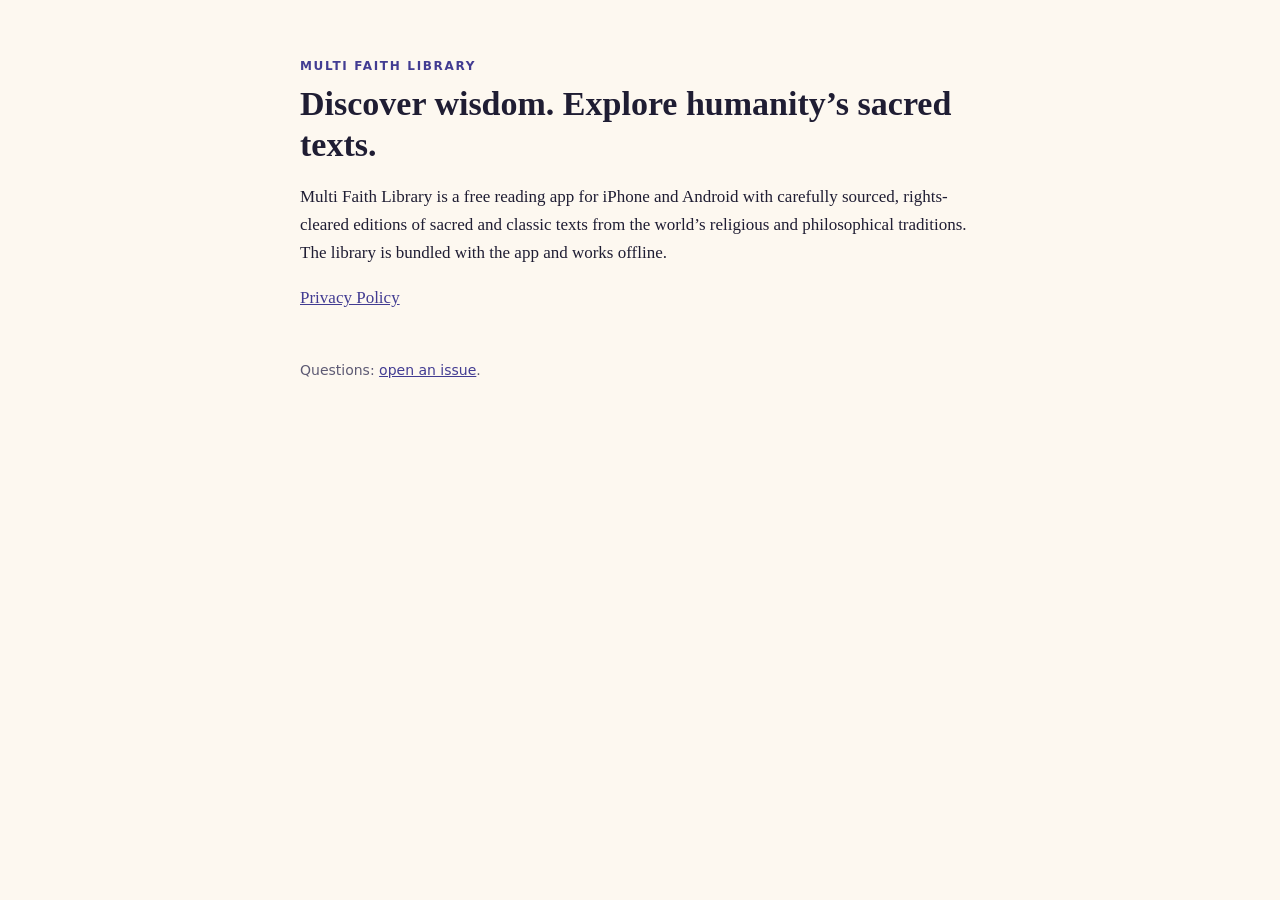
<file: index.html>
<!doctype html>
<html lang="en">
<head>
<meta charset="utf-8">
<meta name="viewport" content="width=device-width, initial-scale=1">
<title>Multi Faith Library</title>
<meta name="description" content="Multi Faith Library: a free reading app for the sacred texts of the world's traditions.">
<link rel="stylesheet" href="/style.css">
</head>
<body>
<main>
<p class="overline">Multi Faith Library</p>
<h1>Discover wisdom. Explore humanity&rsquo;s sacred texts.</h1>
<p>Multi Faith Library is a free reading app for iPhone and Android with carefully sourced, rights-cleared editions of sacred and classic texts from the world&rsquo;s religious and philosophical traditions. The library is bundled with the app and works offline.</p>
<p><a href="/privacy/">Privacy Policy</a></p>
<footer>Questions: <a href="https://github.com/nextgencode/nextgencode.github.io/issues">open an issue</a>.</footer>
</main>
</body>
</html>
</file>
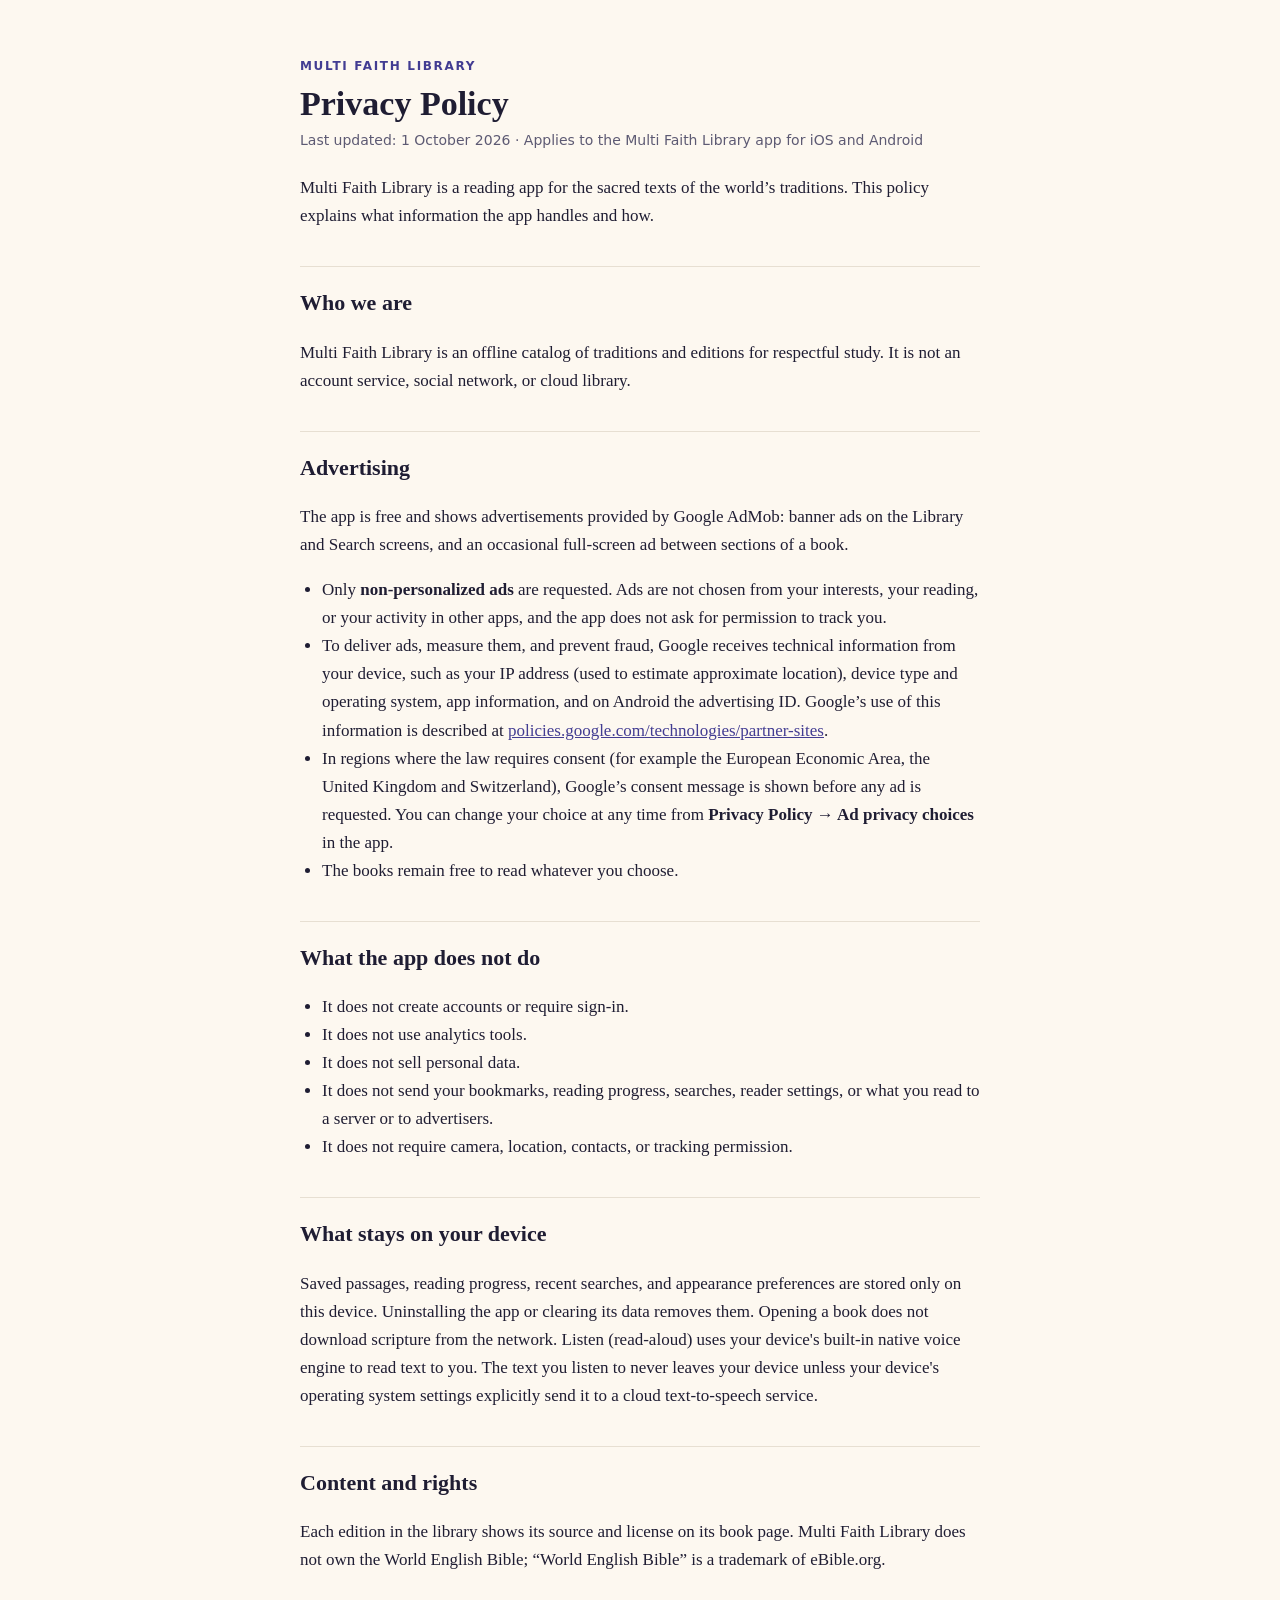
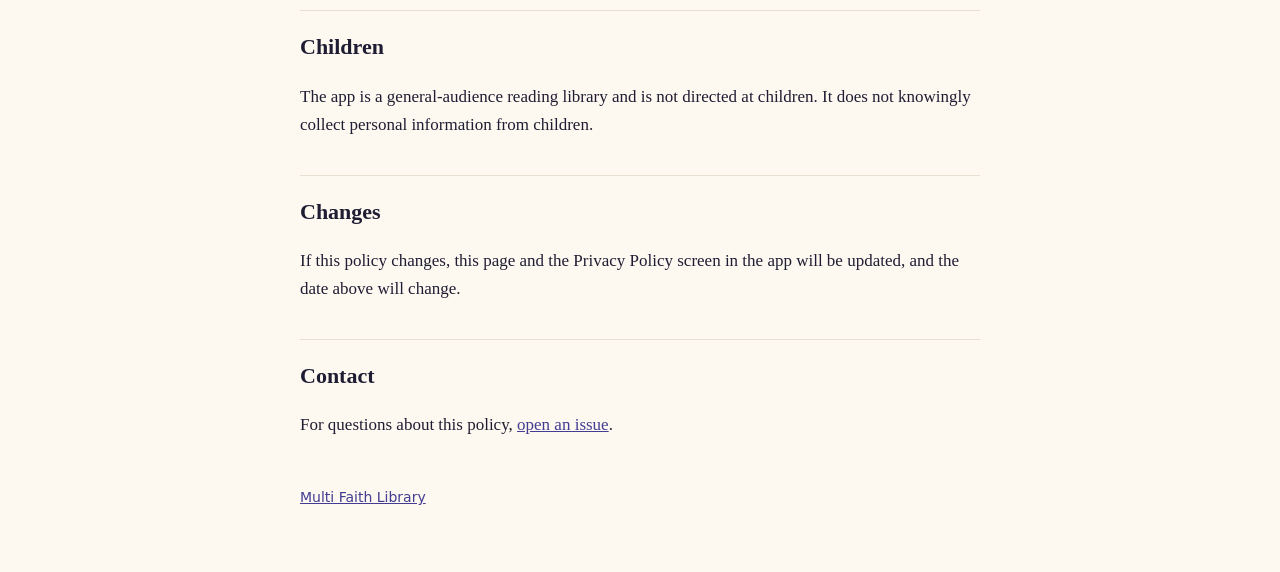
<file: privacy/index.html>
<!doctype html>
<html lang="en">
<head>
<meta charset="utf-8">
<meta name="viewport" content="width=device-width, initial-scale=1">
<title>Privacy Policy &middot; Multi Faith Library</title>
<meta name="description" content="Privacy Policy for the Multi Faith Library app for iOS and Android.">
<link rel="stylesheet" href="/style.css">
</head>
<body>
<main>
<p class="overline">Multi Faith Library</p>
<h1>Privacy Policy</h1>
<p class="meta">Last updated: 1 October 2026 &middot; Applies to the Multi Faith Library app for iOS and Android</p>

<p>Multi Faith Library is a reading app for the sacred texts of the world&rsquo;s traditions. This policy explains what information the app handles and how.</p>

<h2>Who we are</h2>
<p>Multi Faith Library is an offline catalog of traditions and editions for respectful study. It is not an account service, social network, or cloud library.</p>

<h2>Advertising</h2>
<p>The app is free and shows advertisements provided by Google AdMob: banner ads on the Library and Search screens, and an occasional full-screen ad between sections of a book.</p>
<ul>
<li>Only <strong>non-personalized ads</strong> are requested. Ads are not chosen from your interests, your reading, or your activity in other apps, and the app does not ask for permission to track you.</li>
<li>To deliver ads, measure them, and prevent fraud, Google receives technical information from your device, such as your IP address (used to estimate approximate location), device type and operating system, app information, and on Android the advertising ID. Google&rsquo;s use of this information is described at <a href="https://policies.google.com/technologies/partner-sites">policies.google.com/technologies/partner-sites</a>.</li>
<li>In regions where the law requires consent (for example the European Economic Area, the United Kingdom and Switzerland), Google&rsquo;s consent message is shown before any ad is requested. You can change your choice at any time from <strong>Privacy Policy &rarr; Ad privacy choices</strong> in the app.</li>
<li>The books remain free to read whatever you choose.</li>
</ul>

<h2>What the app does not do</h2>
<ul>
<li>It does not create accounts or require sign-in.</li>
<li>It does not use analytics tools.</li>
<li>It does not sell personal data.</li>
<li>It does not send your bookmarks, reading progress, searches, reader settings, or what you read to a server or to advertisers.</li>
<li>It does not require camera, location, contacts, or tracking permission.</li>
</ul>

<h2>What stays on your device</h2>
<p>Saved passages, reading progress, recent searches, and appearance preferences are stored only on this device. Uninstalling the app or clearing its data removes them. Opening a book does not download scripture from the network. Listen (read-aloud) uses your device's built-in native voice engine to read text to you. The text you listen to never leaves your device unless your device's operating system settings explicitly send it to a cloud text-to-speech service.</p>

<h2>Content and rights</h2>
<p>Each edition in the library shows its source and license on its book page. Multi Faith Library does not own the World English Bible; &ldquo;World English Bible&rdquo; is a trademark of eBible.org.</p>

<h2>Children</h2>
<p>The app is a general-audience reading library and is not directed at children. It does not knowingly collect personal information from children.</p>

<h2>Changes</h2>
<p>If this policy changes, this page and the Privacy Policy screen in the app will be updated, and the date above will change.</p>

<h2>Contact</h2>
<p>For questions about this policy, <a href="https://github.com/nextgencode/nextgencode.github.io/issues">open an issue</a>.</p>

<footer><a href="/">Multi Faith Library</a></footer>
</main>
</body>
</html>
</file>
<file: style.css>
:root { --bg:#fdf8f0; --text:#1f1d33; --muted:#5d5a73; --brand:#423c92; --line:#e7dfd2; }
@media (prefers-color-scheme: dark) { :root { --bg:#16151f; --text:#ece9f5; --muted:#a8a4bd; --brand:#a9a3f0; --line:#2c2a3b; } }
* { box-sizing: border-box; }
body { margin:0; background:var(--bg); color:var(--text); font:17px/1.65 Georgia, "Times New Roman", serif; }
main { max-width: 720px; margin: 0 auto; padding: 48px 20px 64px; }
.overline { font:600 12px/1 -apple-system, system-ui, sans-serif; letter-spacing:.14em; text-transform:uppercase; color:var(--brand); }
h1 { font-size: 34px; line-height:1.2; margin: 10px 0 6px; }
h2 { font-size: 22px; margin: 36px 0 8px; padding-top: 18px; border-top: 1px solid var(--line); }
.meta { color:var(--muted); font:14px/1.4 -apple-system, system-ui, sans-serif; margin:0 0 24px; }
a { color: var(--brand); }
ul { padding-left: 22px; }
footer { margin-top: 48px; color: var(--muted); font:14px/1.5 -apple-system, system-ui, sans-serif; }
</file>
